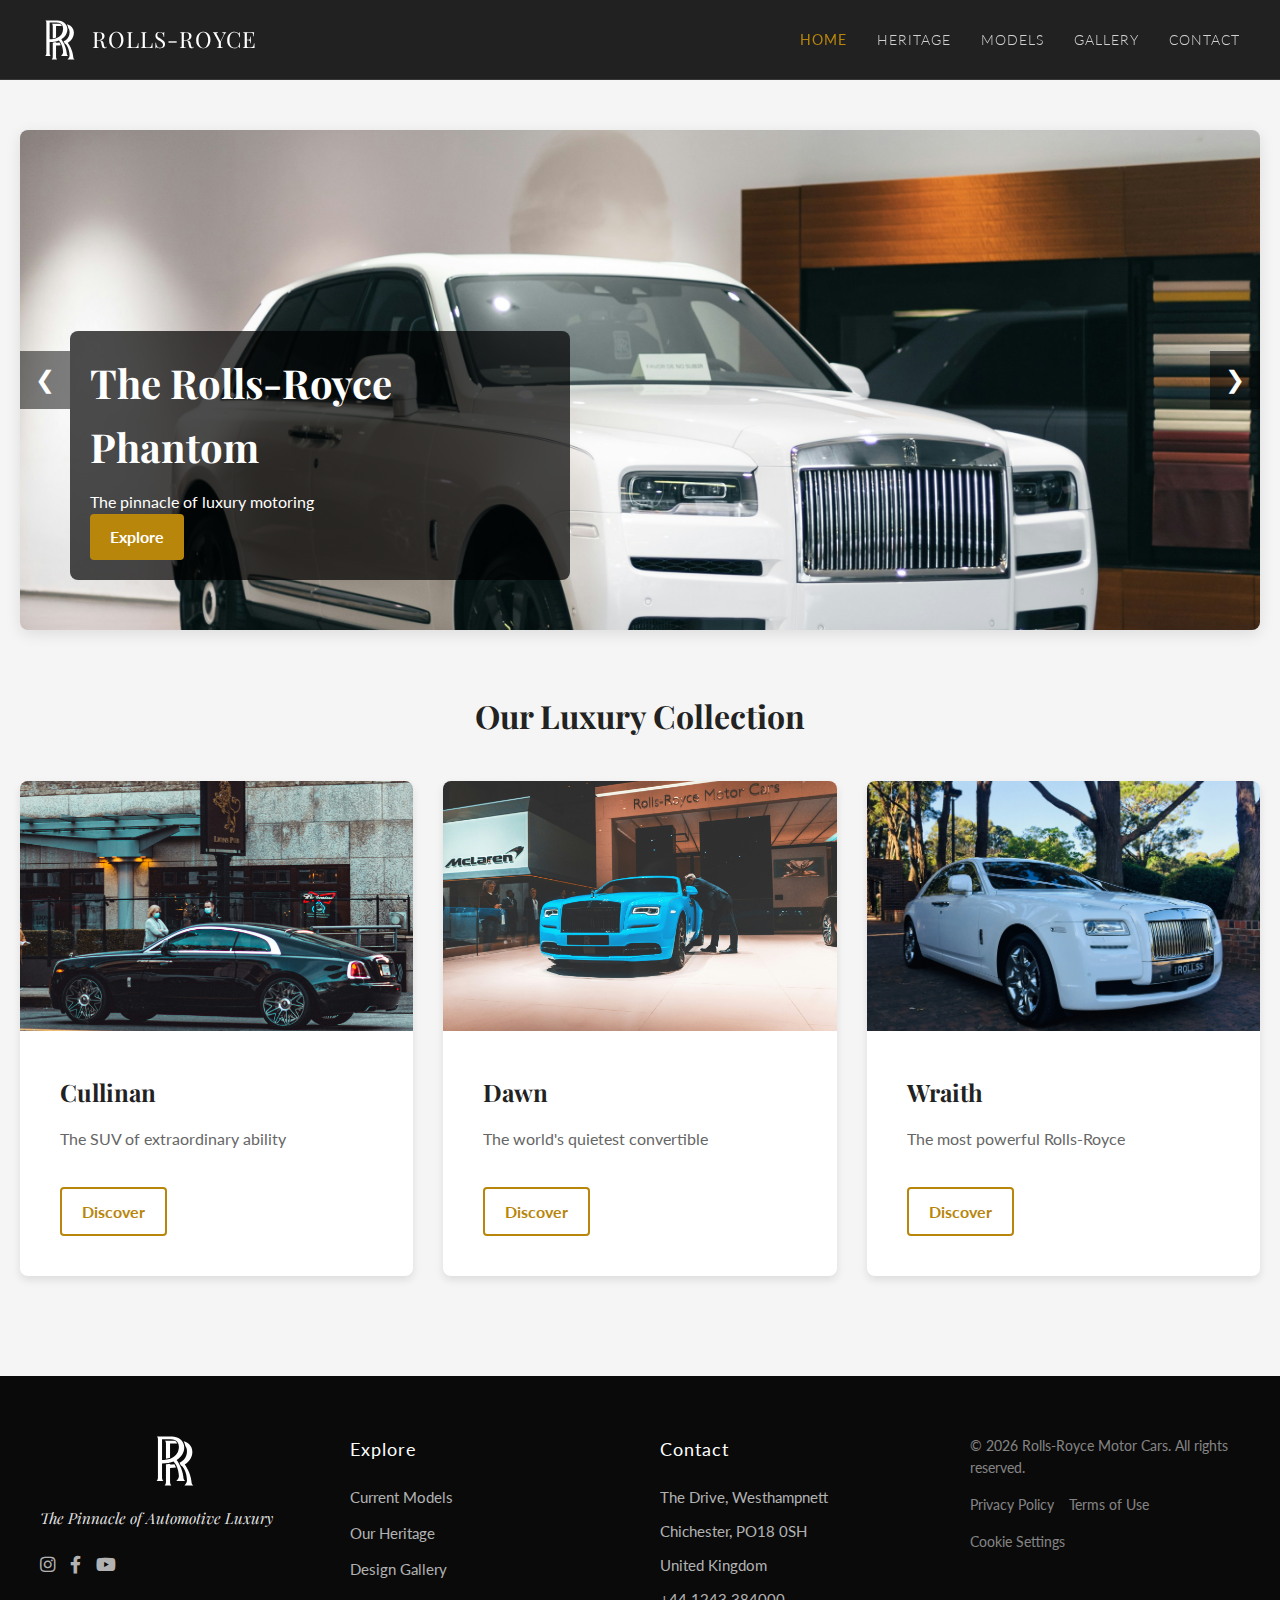
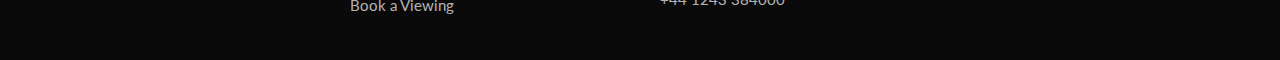
<file: index.html>
<!DOCTYPE html>
<html lang="en">
<head>
  <meta charset="UTF-8">
  <meta name="viewport" content="width=device-width, initial-scale=1.0">
  <title>Rolls-Royce Motor Cars</title>
  <link href="https://fonts.googleapis.com/css2?family=Playfair+Display:wght@400;700&family=Lato:wght@300;400;700&display=swap" rel="stylesheet">
  <link rel="stylesheet" href="https://cdnjs.cloudflare.com/ajax/libs/font-awesome/5.15.4/css/all.min.css">
  <link rel="stylesheet" href="css/style.css">
  <link rel="icon" type="image/x-icon" href="/images/favicon.ico">
</head>
<body>
  <header class="luxury-header">
    <div class="header-container">
      <a href="index.html" class="brand-logo">
        <img src="images/logos/rolls-royce.svg" alt="Rolls-Royce" class="logo-img">
        <span class="brand-name">ROLLS-ROYCE</span>
      </a>
      
      <div class="header-right">
        <nav class="luxury-nav">
          <ul>
            <li><a href="index.html" class="nav-link cta-link"><span class="nav-text">Home</span></a></li>
            <li><a href="heritage.html" class="nav-link"><span class="nav-text">Heritage</span></a></li>
            <li><a href="models.html" class="nav-link"><span class="nav-text">Models</span></a></li>
            <li><a href="gallery.html" class="nav-link"><span class="nav-text">Gallery</span></a></li>
            <li><a href="contact.html" class="nav-link"><span class="nav-text">Contact</span></a></li>
          </ul>
        </nav>
        
        <button class="mobile-menu-toggle">
          <span class="menu-line"></span>
          <span class="menu-line"></span>
          <span class="menu-line"></span>
        </button>
      </div>
    </div>
  </header>

  <main>
    <section class="hero-slider">
      <div class="slider-container">
        <div class="slide active">
          <img src="images/cars/phantom.jpg" alt="Rolls-Royce Phantom">
          <div class="slide-content">
            <h1>The Rolls-Royce Phantom</h1>
            <p>The pinnacle of luxury motoring</p>
            <a href="models.html#phantom" class="btn">Explore</a>
          </div>
        </div>
        <div class="slide">
          <img src="images/cars/ghost.jpg" alt="Rolls-Royce Ghost">
          <div class="slide-content">
            <h1>The Rolls-Royce Ghost</h1>
            <p>Effortless, timeless, perfect</p>
            <a href="models.html#ghost" class="btn">Explore</a>
          </div>
        </div>
        <div class="slide">
          <img src="images/cars/spectre.jpg" alt="Rolls-Royce Spectre">
          <div class="slide-content">
            <h1>The Rolls-Royce Spectre</h1>
            <p>The future of luxury electric</p>
            <a href="models.html#spectre" class="btn">Explore</a>
          </div>
        </div>
      </div>
      <div class="slider-controls">
        <button class="prev">❮</button>
        <button class="next">❯</button>
      </div>
    </section>

    <section class="featured-models">
      <h2>Our Luxury Collection</h2>
      <div class="model-grid">
        <div class="model-card">
          <img src="images/cars/cullinan.jpg" alt="Rolls-Royce Cullinan">
          <div class="model-info">
            <h3>Cullinan</h3>
            <p>The SUV of extraordinary ability</p>
            <a href="models.html#cullinan" class="btn-secondary">Discover</a>
          </div>
        </div>
        <div class="model-card">
          <img src="images/cars/dawn.jpg" alt="Rolls-Royce Dawn">
          <div class="model-info">
            <h3>Dawn</h3>
            <p>The world's quietest convertible</p>
            <a href="models.html#dawn" class="btn-secondary">Discover</a>
          </div>
        </div>
        <div class="model-card">
          <img src="images/cars/wraith.jpg" alt="Rolls-Royce Wraith">
          <div class="model-info">
            <h3>Wraith</h3>
            <p>The most powerful Rolls-Royce</p>
            <a href="models.html#wraith" class="btn-secondary">Discover</a>
          </div>
        </div>
      </div>
    </section>
  </main>

  <footer class="luxury-footer">
    <div class="footer-grid">
      <div class="footer-brand">
        <img src="images/logos/rolls-royce.svg" alt="Rolls-Royce" class="footer-logo">
        <p class="footer-tagline">The Pinnacle of Automotive Luxury</p>
        <div class="social-links">
          <a href="#" class="social-icon"><i class="fab fa-instagram"></i></a>
          <a href="#" class="social-icon"><i class="fab fa-facebook-f"></i></a>
          <a href="#" class="social-icon"><i class="fab fa-youtube"></i></a>
        </div>
      </div>
      
      <div class="footer-links">
        <h3 class="footer-heading">Explore</h3>
        <ul>
          <li><a href="models.html">Current Models</a></li>
          <li><a href="heritage.html">Our Heritage</a></li>
          <li><a href="gallery.html">Design Gallery</a></li>
          <li><a href="contact.html">Book a Viewing</a></li>
        </ul>
      </div>
      
      <div class="footer-contact">
        <h3 class="footer-heading">Contact</h3>
        <address>
          <p>The Drive, Westhampnett</p>
          <p>Chichester, PO18 0SH</p>
          <p>United Kingdom</p>
          <p><a href="tel:+441243384000">+44 1243 384000</a></p>
        </address>
      </div>
      
      <div class="footer-legal">
        <p class="copyright">&copy; <span id="current-year"></span> Rolls-Royce Motor Cars. All rights reserved.</p>
        <div class="legal-links">
          <a href="#">Privacy Policy</a>
          <a href="#">Terms of Use</a>
          <a href="#">Cookie Settings</a>
        </div>
      </div>
    </div>
  </footer>

  <script src="js/slider.js"></script>
  <script src="js/navigation.js"></script>
</body>
</html>
</file>
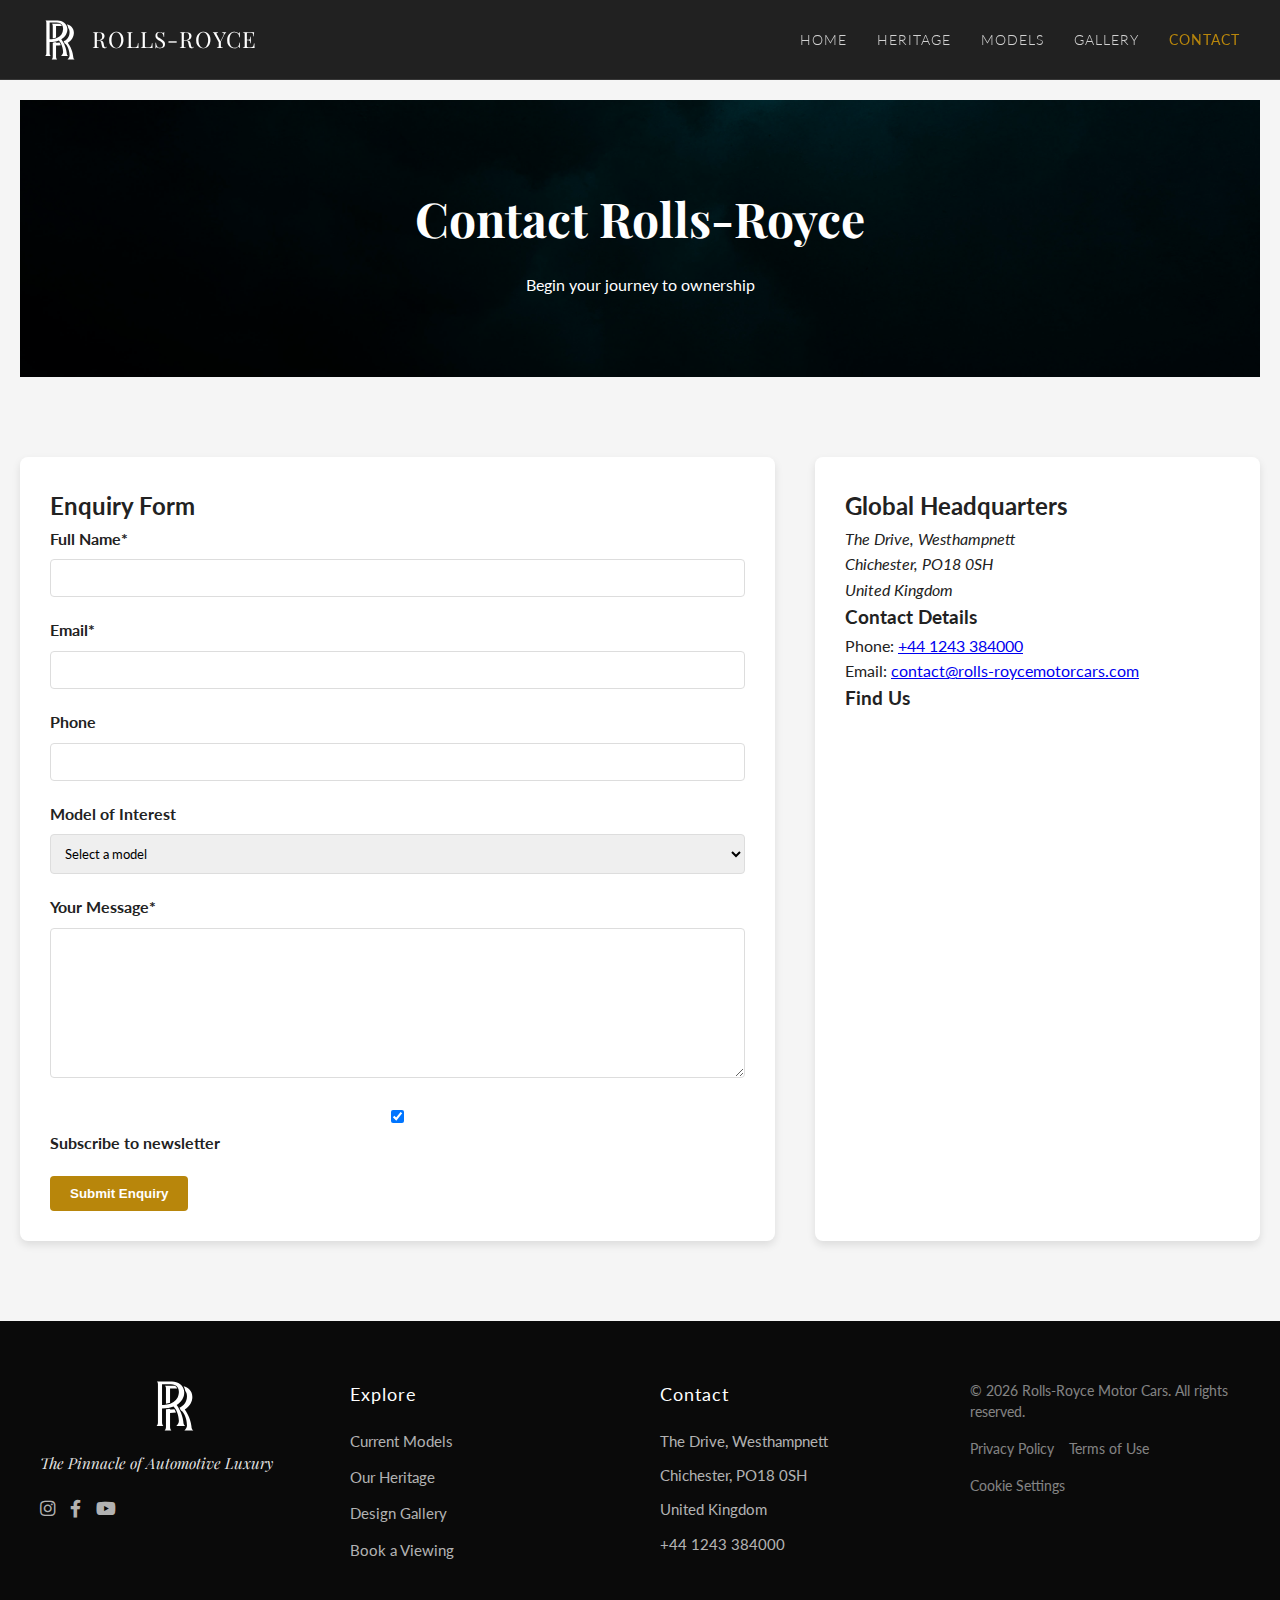
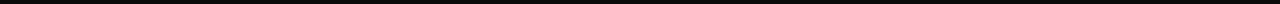
<file: contact.html>
<!DOCTYPE html>
<html lang="en">
<head>
  <meta charset="UTF-8">
  <meta name="viewport" content="width=device-width, initial-scale=1.0">
  <title>Contact Rolls-Royce</title>
  <link href="https://fonts.googleapis.com/css2?family=Playfair+Display:wght@400;700&family=Lato:wght@300;400;700&display=swap" rel="stylesheet">
  <link rel="stylesheet" href="https://cdnjs.cloudflare.com/ajax/libs/font-awesome/5.15.4/css/all.min.css">
  <link rel="stylesheet" href="css/style.css">
  <link rel="icon" type="image/x-icon" href="/images/favicon.ico">
</head>
<body>
  <header class="luxury-header">
    <div class="header-container">
      <a href="index.html" class="brand-logo">
        <img src="images/logos/rolls-royce.svg" alt="Rolls-Royce" class="logo-img">
        <span class="brand-name">ROLLS-ROYCE</span>
      </a>
      
      <div class="header-right">
        <nav class="luxury-nav">
          <ul>
            <li><a href="index.html" class="nav-link"><span class="nav-text">Home</span></a></li>
            <li><a href="heritage.html" class="nav-link"><span class="nav-text">Heritage</span></a></li>
            <li><a href="models.html" class="nav-link"><span class="nav-text">Models</span></a></li>
            <li><a href="gallery.html" class="nav-link"><span class="nav-text">Gallery</span></a></li>
            <li><a href="contact.htmla" class="nav-link cta-link"><span class="nav-text">Contact</span></a></li>
          </ul>
        </nav>
        
        <button class="mobile-menu-toggle">
          <span class="menu-line"></span>
          <span class="menu-line"></span>
          <span class="menu-line"></span>
        </button>
      </div>
    </div>
  </header>

  <main>
    <section class="contact-header">
      <h1>Contact Rolls-Royce</h1>
      <p>Begin your journey to ownership</p>
    </section>

    <div class="contact-container">
      <div class="contact-form">
        <h2>Enquiry Form</h2>
        <form id="contactForm">
          <div class="form-group">
            <label for="name">Full Name*</label>
            <input type="text" id="name" name="name" required>
            <span class="error-message" id="name-error"></span>
          </div>
          
          <div class="form-group">
            <label for="email">Email*</label>
            <input type="email" id="email" name="email" required>
            <span class="error-message" id="email-error"></span>
          </div>
          
          <div class="form-group">
            <label for="phone">Phone</label>
            <input type="tel" id="phone" name="phone">
          </div>
          
          <div class="form-group">
            <label for="model">Model of Interest</label>
            <select id="model" name="model">
              <option value="">Select a model</option>
              <option value="phantom">Phantom</option>
              <option value="ghost">Ghost</option>
              <option value="cullinan">Cullinan</option>
              <option value="spectre">Spectre</option>
              <option value="other">Other</option>
            </select>
          </div>
          
          <div class="form-group">
            <label for="message">Your Message*</label>
            <textarea id="message" name="message" rows="5" required></textarea>
            <span class="error-message" id="message-error"></span>
          </div>
          
          <div class="form-group">
            <label>
              <input type="checkbox" id="newsletter" name="newsletter" checked>
              Subscribe to newsletter
            </label>
          </div>
          
          <button type="submit" class="btn">Submit Enquiry</button>
        </form>
      </div>
      
      <div class="contact-info">
        <h2>Global Headquarters</h2>
        <address>
          <p>The Drive, Westhampnett</p>
          <p>Chichester, PO18 0SH</p>
          <p>United Kingdom</p>
        </address>
        
        <h3>Contact Details</h3>
        <p>Phone: <a href="tel:+441243384000">+44 1243 384000</a></p>
        <p>Email: <a href="mailto:contact@rolls-roycemotorcars.com">contact@rolls-roycemotorcars.com</a></p>
        
        <h3>Find Us</h3>
        <div class="map-container">
          <iframe src="https://www.google.com/maps/embed?pb=!1m18!1m12!1m3!1d3395.21035870503!2d85.3236823752997!3d27.679376876198585!2m3!1f0!2f0!3f0!3m2!1i1024!2i768!4f13.1!3m3!1m2!1s0x39eb19eb59fd1565%3A0xf2e0e0ad5ca1f9e8!2sThe%20British%20College%2C%20Chakupat%20Campus!5e1!3m2!1sen!2snp!4v1743095919723!5m2!1sen!2snp" width="100%" height="300" style="border:0;" allowfullscreen="" loading="lazy"></iframe>
        </div>
      </div>
    </div>

    <!-- Success Modal -->
    <div id="successModal" class="modal">
      <div class="modal-content">
        <span class="close-modal">&times;</span>
        <h2>Thank You!</h2>
        <p>Your enquiry has been submitted successfully.</p>
        <p>A Rolls-Royce representative will contact you shortly.</p>
      </div>
    </div>
  </main>

  <footer class="luxury-footer">
    <div class="footer-grid">
      <div class="footer-brand">
        <img src="images/logos/rolls-royce.svg" alt="Rolls-Royce" class="footer-logo">
        <p class="footer-tagline">The Pinnacle of Automotive Luxury</p>
        <div class="social-links">
          <a href="#" class="social-icon"><i class="fab fa-instagram"></i></a>
          <a href="#" class="social-icon"><i class="fab fa-facebook-f"></i></a>
          <a href="#" class="social-icon"><i class="fab fa-youtube"></i></a>
        </div>
      </div>
      
      <div class="footer-links">
        <h3 class="footer-heading">Explore</h3>
        <ul>
          <li><a href="models.html">Current Models</a></li>
          <li><a href="heritage.html">Our Heritage</a></li>
          <li><a href="gallery.html">Design Gallery</a></li>
          <li><a href="contact.html">Book a Viewing</a></li>
        </ul>
      </div>
      
      <div class="footer-contact">
        <h3 class="footer-heading">Contact</h3>
        <address>
          <p>The Drive, Westhampnett</p>
          <p>Chichester, PO18 0SH</p>
          <p>United Kingdom</p>
          <p><a href="tel:+441243384000">+44 1243 384000</a></p>
        </address>
      </div>
      
      <div class="footer-legal">
        <p class="copyright">&copy; <span id="current-year"></span> Rolls-Royce Motor Cars. All rights reserved.</p>
        <div class="legal-links">
          <a href="#">Privacy Policy</a>
          <a href="#">Terms of Use</a>
          <a href="#">Cookie Settings</a>
        </div>
      </div>
    </div>
  </footer>

  <script src="js/form-validation.js"></script>
  <script src="js/navigation.js"></script>
</body>
</html>
</file>
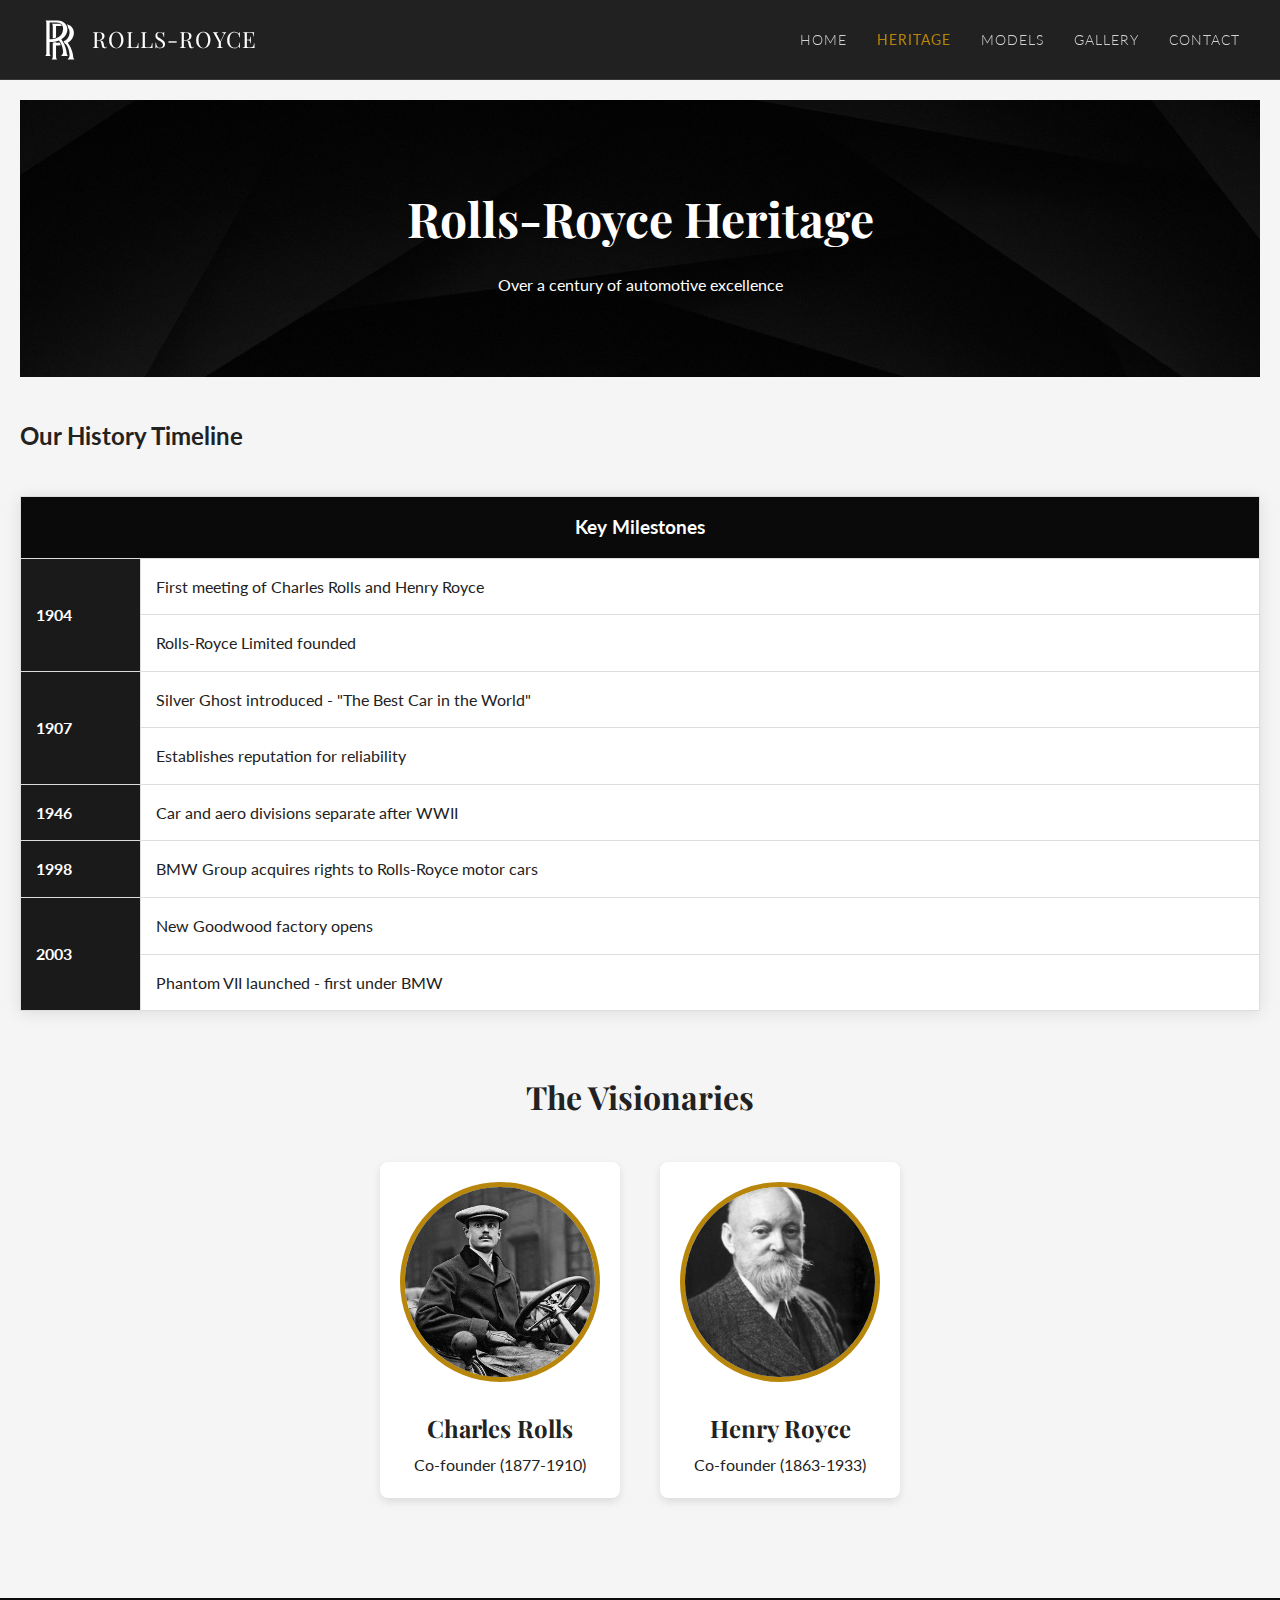
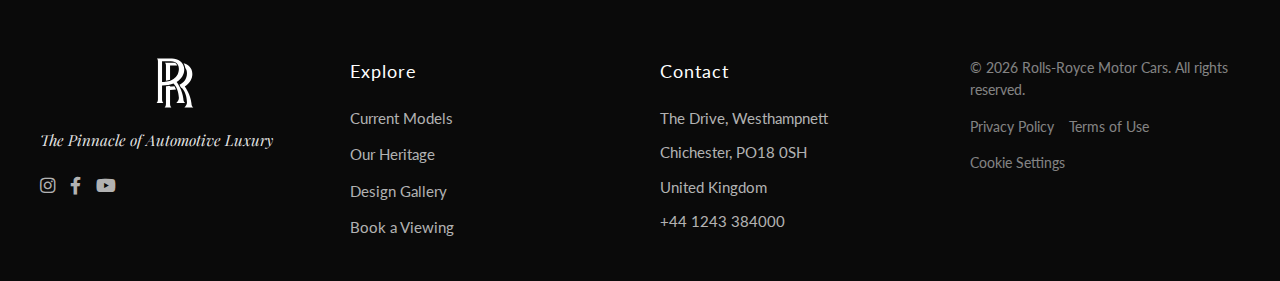
<file: heritage.html>
<!DOCTYPE html>
<html lang="en">
<head>
  <meta charset="UTF-8">
  <meta name="viewport" content="width=device-width, initial-scale=1.0">
  <title>Rolls-Royce Heritage | History</title>
  <link href="https://fonts.googleapis.com/css2?family=Playfair+Display:wght@400;700&family=Lato:wght@300;400;700&display=swap" rel="stylesheet">
  <link rel="stylesheet" href="https://cdnjs.cloudflare.com/ajax/libs/font-awesome/5.15.4/css/all.min.css">
  <link rel="stylesheet" href="css/style.css">
  <link rel="icon" type="image/x-icon" href="/images/favicon.ico">
</head>
<body>
  <header class="luxury-header">
    <div class="header-container">
      <a href="index.html" class="brand-logo">
        <img src="images/logos/rolls-royce.svg" alt="Rolls-Royce" class="logo-img">
        <span class="brand-name">ROLLS-ROYCE</span>
      </a>
      
      <div class="header-right">
        <nav class="luxury-nav">
          <ul>
            <li><a href="index.html" class="nav-link"><span class="nav-text">Home</span></a></li>
            <li><a href="heritage.html" class="nav-link cta-link"><span class="nav-text">Heritage</span></a></li>
            <li><a href="models.html" class="nav-link"><span class="nav-text">Models</span></a></li>
            <li><a href="gallery.html" class="nav-link"><span class="nav-text">Gallery</span></a></li>
            <li><a href="contact.html" class="nav-link"><span class="nav-text">Contact</span></a></li>
          </ul>
        </nav>
        
        <button class="mobile-menu-toggle">
          <span class="menu-line"></span>
          <span class="menu-line"></span>
          <span class="menu-line"></span>
        </button>
      </div>
    </div>
  </header>

  <main>
    <section class="history-header">
      <h1>Rolls-Royce Heritage</h1>
      <p>Over a century of automotive excellence</p>
    </section>

    <section class="timeline">
      <h2>Our History Timeline</h2>
      
      <table class="history-table">
        <tr>
          <th colspan="2">Key Milestones</th>
        </tr>
        <tr>
          <td rowspan="2" class="year">1904</td>
          <td>First meeting of Charles Rolls and Henry Royce</td>
        </tr>
        <tr>
          <td>Rolls-Royce Limited founded</td>
        </tr>
        <tr>
          <td rowspan="2" class="year">1907</td>
          <td>Silver Ghost introduced - "The Best Car in the World"</td>
        </tr>
        <tr>
          <td>Establishes reputation for reliability</td>
        </tr>
        <tr>
          <td class="year">1946</td>
          <td>Car and aero divisions separate after WWII</td>
        </tr>
        <tr>
          <td class="year">1998</td>
          <td>BMW Group acquires rights to Rolls-Royce motor cars</td>
        </tr>
        <tr>
          <td rowspan="2" class="year">2003</td>
          <td>New Goodwood factory opens</td>
        </tr>
        <tr>
          <td>Phantom VII launched - first under BMW</td>
        </tr>
      </table>

      <div class="founders">
        <h3>The Visionaries</h3>
        <div class="founder-grid">
          <div class="founder">
            <img src="images/history/charles-rolls.jpg" alt="Charles Rolls">
            <h4>Charles Rolls</h4>
            <p>Co-founder (1877-1910)</p>
          </div>
          <div class="founder">
            <img src="images/history/henry-royce.jpg" alt="Henry Royce">
            <h4>Henry Royce</h4>
            <p>Co-founder (1863-1933)</p>
          </div>
        </div>
      </div>
    </section>
  </main>

  <footer class="luxury-footer">
    <div class="footer-grid">
      <div class="footer-brand">
        <img src="images/logos/rolls-royce.svg" alt="Rolls-Royce" class="footer-logo">
        <p class="footer-tagline">The Pinnacle of Automotive Luxury</p>
        <div class="social-links">
          <a href="#" class="social-icon"><i class="fab fa-instagram"></i></a>
          <a href="#" class="social-icon"><i class="fab fa-facebook-f"></i></a>
          <a href="#" class="social-icon"><i class="fab fa-youtube"></i></a>
        </div>
      </div>
      
      <div class="footer-links">
        <h3 class="footer-heading">Explore</h3>
        <ul>
          <li><a href="models.html">Current Models</a></li>
          <li><a href="heritage.html">Our Heritage</a></li>
          <li><a href="gallery.html">Design Gallery</a></li>
          <li><a href="contact.html">Book a Viewing</a></li>
        </ul>
      </div>
      
      <div class="footer-contact">
        <h3 class="footer-heading">Contact</h3>
        <address>
          <p>The Drive, Westhampnett</p>
          <p>Chichester, PO18 0SH</p>
          <p>United Kingdom</p>
          <p><a href="tel:+441243384000">+44 1243 384000</a></p>
        </address>
      </div>
      
      <div class="footer-legal">
        <p class="copyright">&copy; <span id="current-year"></span> Rolls-Royce Motor Cars. All rights reserved.</p>
        <div class="legal-links">
          <a href="#">Privacy Policy</a>
          <a href="#">Terms of Use</a>
          <a href="#">Cookie Settings</a>
        </div>
      </div>
    </div>
  </footer>

  <script src="js/navigation.js"></script>
</body>
</html>
</file>
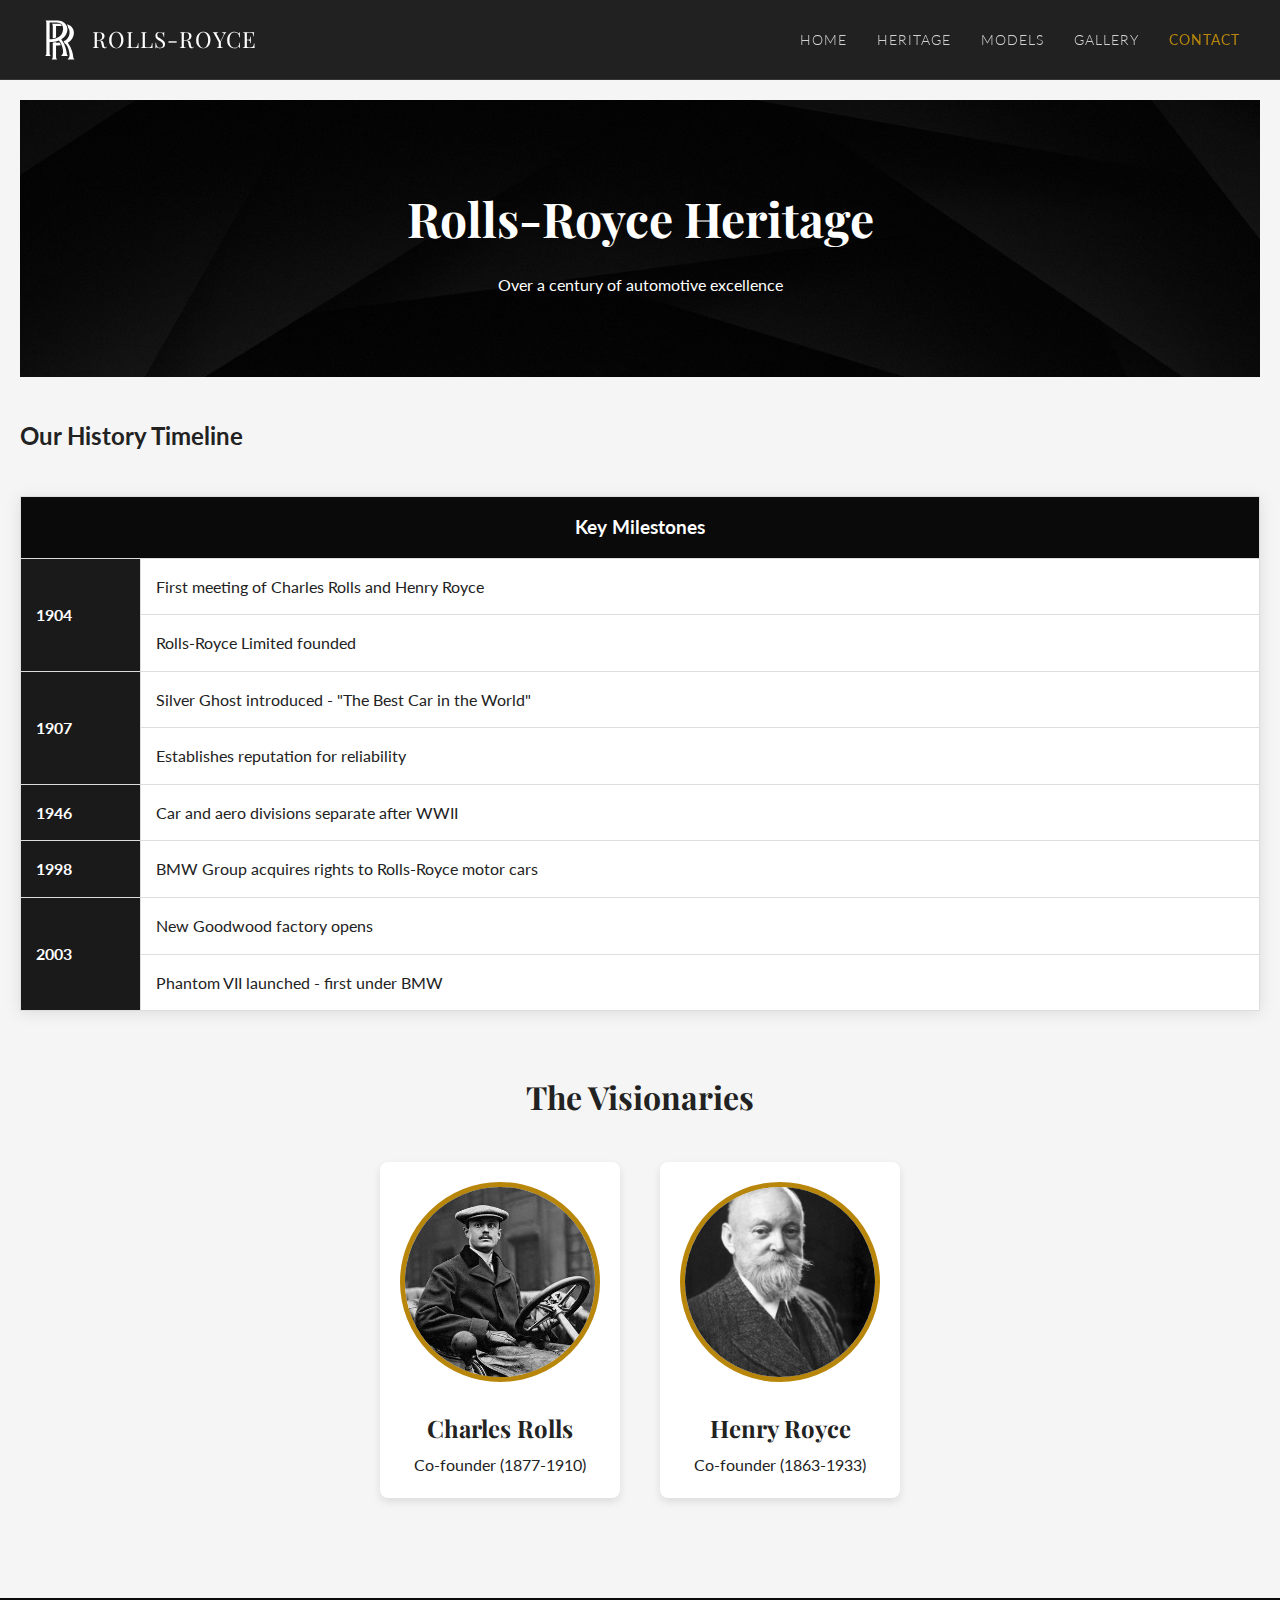
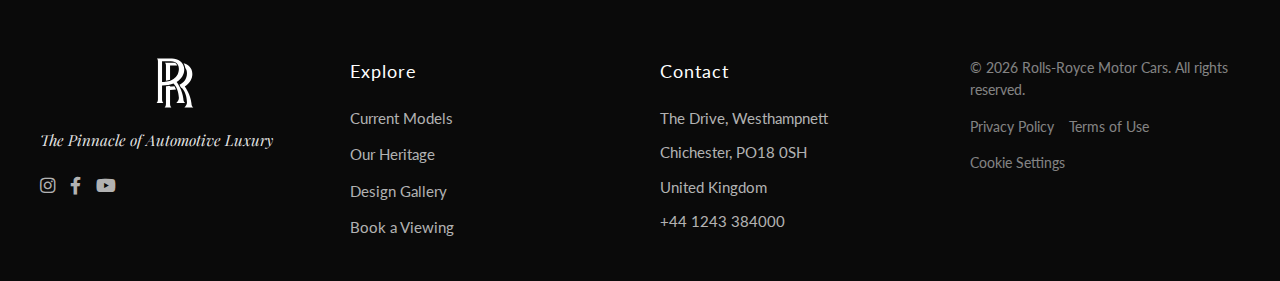
<file: history.html>
<!DOCTYPE html>
<html lang="en">
<head>
  <meta charset="UTF-8">
  <meta name="viewport" content="width=device-width, initial-scale=1.0">
  <title>Rolls-Royce Heritage | History</title>
  <link href="https://fonts.googleapis.com/css2?family=Playfair+Display:wght@400;700&family=Lato:wght@300;400;700&display=swap" rel="stylesheet">
  <link rel="stylesheet" href="https://cdnjs.cloudflare.com/ajax/libs/font-awesome/5.15.4/css/all.min.css">
  <link rel="stylesheet" href="css/style.css">
</head>
<body>
  <header class="luxury-header">
    <div class="header-container">
      <a href="index.html" class="brand-logo">
        <img src="images/logos/rolls-royce.svg" alt="Rolls-Royce" class="logo-img">
        <span class="brand-name">ROLLS-ROYCE</span>
      </a>
      
      <div class="header-right">
        <nav class="luxury-nav">
          <ul>
            <li><a href="index.html" class="nav-link"><span class="nav-text">Home</span></a></li>
            <li><a href="history.html" class="nav-link"><span class="nav-text">Heritage</span></a></li>
            <li><a href="models.html" class="nav-link"><span class="nav-text">Models</span></a></li>
            <li><a href="gallery.html" class="nav-link"><span class="nav-text">Gallery</span></a></li>
            <li><a href="contact.html" class="nav-link cta-link"><span class="nav-text">Contact</span></a></li>
          </ul>
        </nav>
        
        <button class="mobile-menu-toggle">
          <span class="menu-line"></span>
          <span class="menu-line"></span>
          <span class="menu-line"></span>
        </button>
      </div>
    </div>
  </header>

  <main>
    <section class="history-header">
      <h1>Rolls-Royce Heritage</h1>
      <p>Over a century of automotive excellence</p>
    </section>

    <section class="timeline">
      <h2>Our History Timeline</h2>
      
      <table class="history-table">
        <tr>
          <th colspan="2">Key Milestones</th>
        </tr>
        <tr>
          <td rowspan="2" class="year">1904</td>
          <td>First meeting of Charles Rolls and Henry Royce</td>
        </tr>
        <tr>
          <td>Rolls-Royce Limited founded</td>
        </tr>
        <tr>
          <td rowspan="2" class="year">1907</td>
          <td>Silver Ghost introduced - "The Best Car in the World"</td>
        </tr>
        <tr>
          <td>Establishes reputation for reliability</td>
        </tr>
        <tr>
          <td class="year">1946</td>
          <td>Car and aero divisions separate after WWII</td>
        </tr>
        <tr>
          <td class="year">1998</td>
          <td>BMW Group acquires rights to Rolls-Royce motor cars</td>
        </tr>
        <tr>
          <td rowspan="2" class="year">2003</td>
          <td>New Goodwood factory opens</td>
        </tr>
        <tr>
          <td>Phantom VII launched - first under BMW</td>
        </tr>
      </table>

      <div class="founders">
        <h3>The Visionaries</h3>
        <div class="founder-grid">
          <div class="founder">
            <img src="images/history/charles-rolls.jpg" alt="Charles Rolls">
            <h4>Charles Rolls</h4>
            <p>Co-founder (1877-1910)</p>
          </div>
          <div class="founder">
            <img src="images/history/henry-royce.jpg" alt="Henry Royce">
            <h4>Henry Royce</h4>
            <p>Co-founder (1863-1933)</p>
          </div>
        </div>
      </div>
    </section>
  </main>

  <footer class="luxury-footer">
    <div class="footer-grid">
      <div class="footer-brand">
        <img src="images/logos/rolls-royce.svg" alt="Rolls-Royce" class="footer-logo">
        <p class="footer-tagline">The Pinnacle of Automotive Luxury</p>
        <div class="social-links">
          <a href="#" class="social-icon"><i class="fab fa-instagram"></i></a>
          <a href="#" class="social-icon"><i class="fab fa-facebook-f"></i></a>
          <a href="#" class="social-icon"><i class="fab fa-youtube"></i></a>
        </div>
      </div>
      
      <div class="footer-links">
        <h3 class="footer-heading">Explore</h3>
        <ul>
          <li><a href="models.html">Current Models</a></li>
          <li><a href="history.html">Our Heritage</a></li>
          <li><a href="gallery.html">Design Gallery</a></li>
          <li><a href="contact.html">Book a Viewing</a></li>
        </ul>
      </div>
      
      <div class="footer-contact">
        <h3 class="footer-heading">Contact</h3>
        <address>
          <p>The Drive, Westhampnett</p>
          <p>Chichester, PO18 0SH</p>
          <p>United Kingdom</p>
          <p><a href="tel:+441243384000">+44 1243 384000</a></p>
        </address>
      </div>
      
      <div class="footer-legal">
        <p class="copyright">&copy; <span id="current-year"></span> Rolls-Royce Motor Cars. All rights reserved.</p>
        <div class="legal-links">
          <a href="#">Privacy Policy</a>
          <a href="#">Terms of Use</a>
          <a href="#">Cookie Settings</a>
        </div>
      </div>
    </div>
  </footer>

  <script src="js/navigation.js"></script>
</body>
</html>
</file>
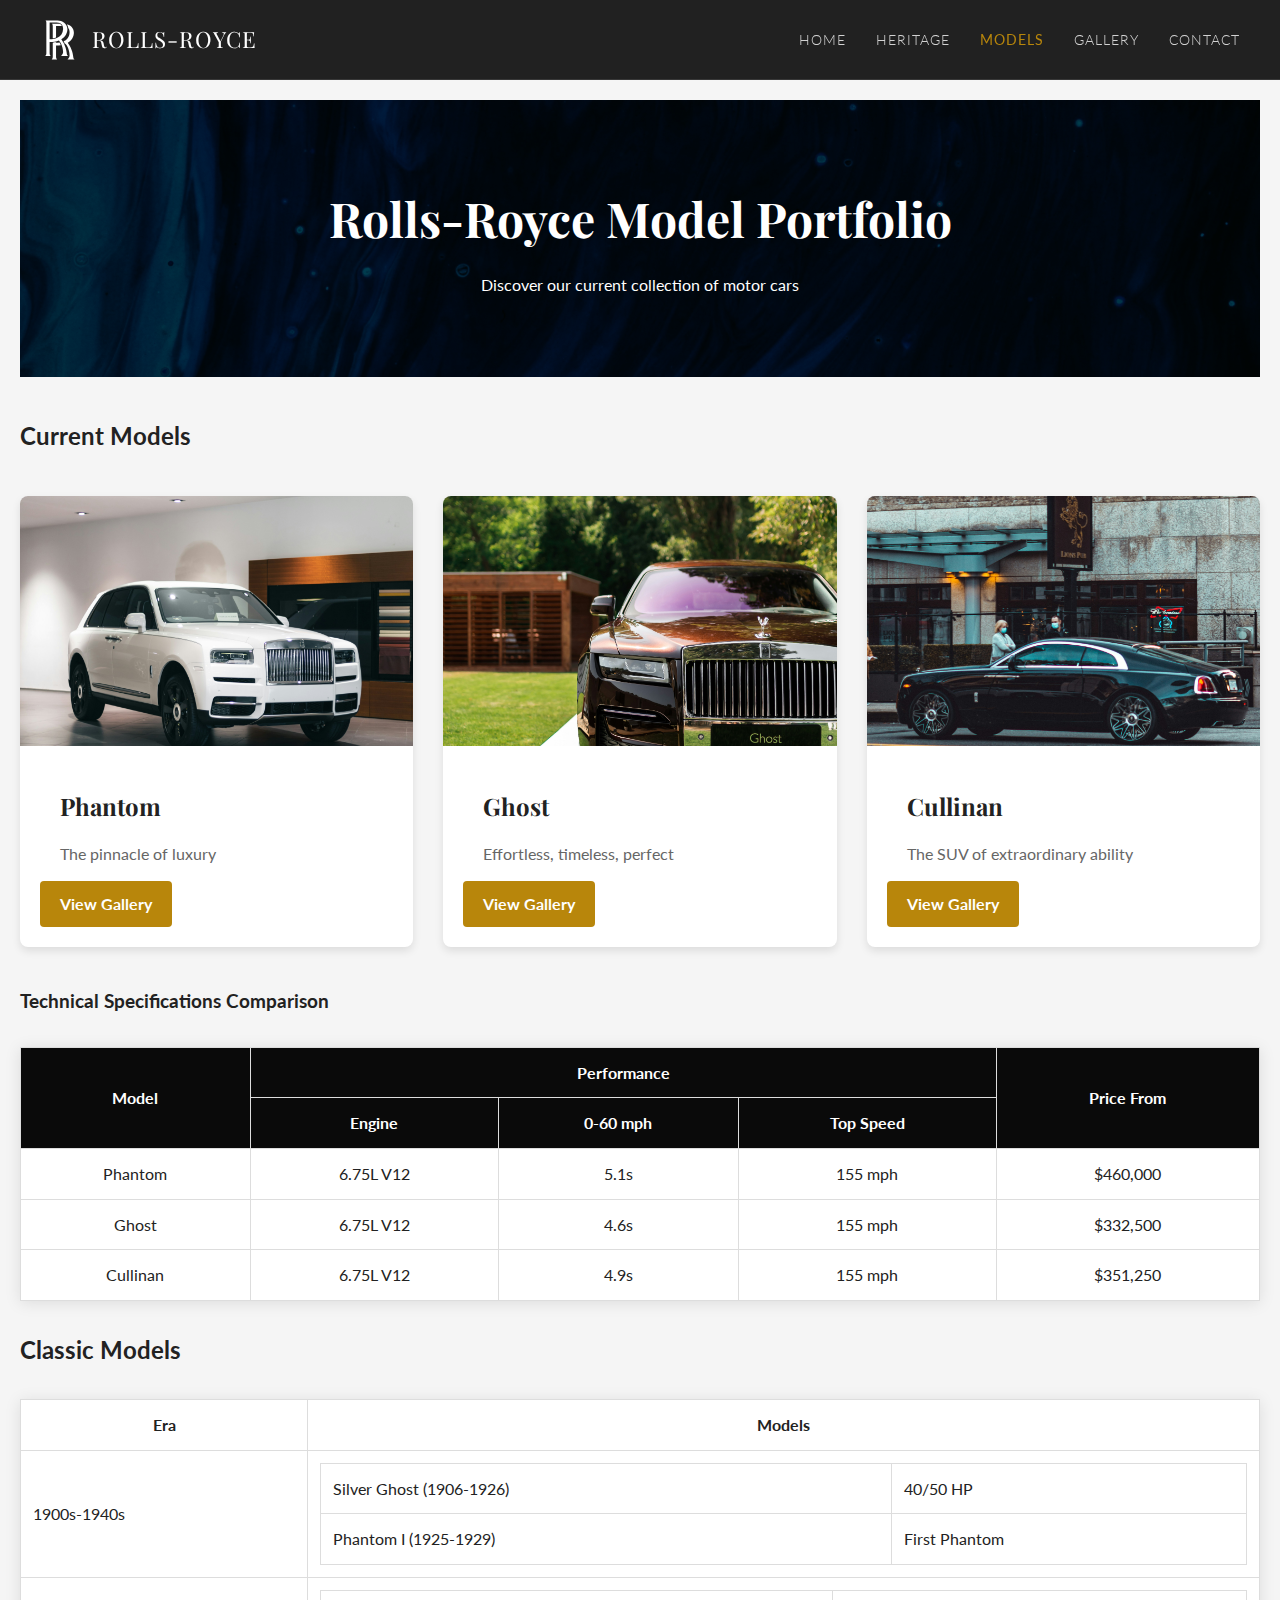
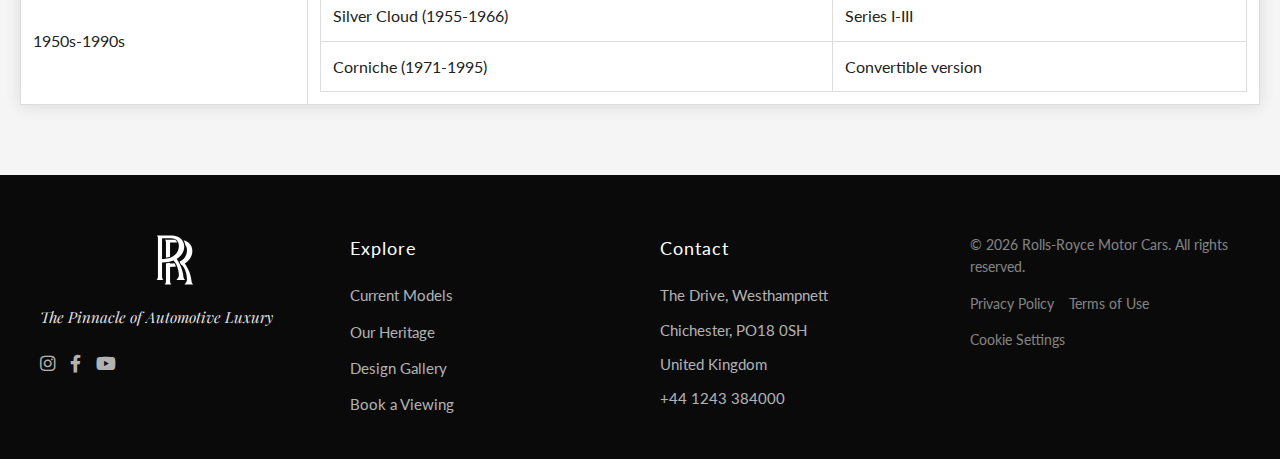
<file: models.html>
<!DOCTYPE html>
<html lang="en">
<head>
  <meta charset="UTF-8">
  <meta name="viewport" content="width=device-width, initial-scale=1.0">
  <title>Rolls-Royce Model Portfolio</title>
  <link href="https://fonts.googleapis.com/css2?family=Playfair+Display:wght@400;700&family=Lato:wght@300;400;700&display=swap" rel="stylesheet">
  <link rel="stylesheet" href="https://cdnjs.cloudflare.com/ajax/libs/font-awesome/5.15.4/css/all.min.css">
  <link rel="stylesheet" href="css/style.css">
  <link rel="icon" type="image/x-icon" href="/images/favicon.ico">
</head>
<body>
  <header class="luxury-header">
    <div class="header-container">
      <a href="index.html" class="brand-logo">
        <img src="images/logos/rolls-royce.svg" alt="Rolls-Royce" class="logo-img">
        <span class="brand-name">ROLLS-ROYCE</span>
      </a>
      
      <div class="header-right">
        <nav class="luxury-nav">
          <ul>
            <li><a href="index.html" class="nav-link"><span class="nav-text">Home</span></a></li>
            <li><a href="heritage.html" class="nav-link"><span class="nav-text">Heritage</span></a></li>
            <li><a href="models.html" class="nav-link cta-link"><span class="nav-text">Models</span></a></li>
            <li><a href="gallery.html" class="nav-link"><span class="nav-text">Gallery</span></a></li>
            <li><a href="contact.html" class="nav-link"><span class="nav-text">Contact</span></a></li>
          </ul>
        </nav>
        
        <button class="mobile-menu-toggle">
          <span class="menu-line"></span>
          <span class="menu-line"></span>
          <span class="menu-line"></span>
        </button>
      </div>
    </div>
  </header>

  <main>
    <section class="models-intro">
      <h1>Rolls-Royce Model Portfolio</h1>
      <p>Discover our current collection of motor cars</p>
    </section>

    <section class="current-models">
      <h2>Current Models</h2>
      
      <div class="model-cards">
        <div class="model-card" id="phantom">
          <img src="images/cars/phantom.jpg" alt="Phantom">
          <div class="model-info">
            <h3>Phantom</h3>
            <p>The pinnacle of luxury</p>
            <a href="gallery.html#phantom" class="btn">View Gallery</a>
          </div>
        </div>
        
        <div class="model-card" id="ghost">
          <img src="images/cars/ghost.jpg" alt="Ghost">
          <div class="model-info">
            <h3>Ghost</h3>
            <p>Effortless, timeless, perfect</p>
            <a href="gallery.html#ghost" class="btn">View Gallery</a>
          </div>
        </div>
        
        <div class="model-card" id="cullinan">
          <img src="images/cars/cullinan.jpg" alt="Cullinan">
          <div class="model-info">
            <h3>Cullinan</h3>
            <p>The SUV of extraordinary ability</p>
            <a href="gallery.html#cullinan" class="btn">View Gallery</a>
          </div>
        </div>
      </div>

      <h3>Technical Specifications Comparison</h3>
      
      <table class="specs-table">
        <tr>
          <th rowspan="2">Model</th>
          <th colspan="3">Performance</th>
          <th rowspan="2">Price From</th>
        </tr>
        <tr>
          <th>Engine</th>
          <th>0-60 mph</th>
          <th>Top Speed</th>
        </tr>
        <tr>
          <td>Phantom</td>
          <td>6.75L V12</td>
          <td>5.1s</td>
          <td>155 mph</td>
          <td>$460,000</td>
        </tr>
        <tr>
          <td>Ghost</td>
          <td>6.75L V12</td>
          <td>4.6s</td>
          <td>155 mph</td>
          <td>$332,500</td>
        </tr>
        <tr>
          <td>Cullinan</td>
          <td>6.75L V12</td>
          <td>4.9s</td>
          <td>155 mph</td>
          <td>$351,250</td>
        </tr>
      </table>
    </section>

    <section class="classic-models">
      <h2>Classic Models</h2>
      
      <table class="nested-table">
        <tr>
          <th>Era</th>
          <th>Models</th>
        </tr>
        <tr>
          <td>1900s-1940s</td>
          <td>
            <table>
              <tr>
                <td>Silver Ghost (1906-1926)</td>
                <td>40/50 HP</td>
              </tr>
              <tr>
                <td>Phantom I (1925-1929)</td>
                <td>First Phantom</td>
              </tr>
            </table>
          </td>
        </tr>
        <tr>
          <td>1950s-1990s</td>
          <td>
            <table>
              <tr>
                <td>Silver Cloud (1955-1966)</td>
                <td>Series I-III</td>
              </tr>
              <tr>
                <td>Corniche (1971-1995)</td>
                <td>Convertible version</td>
              </tr>
            </table>
          </td>
        </tr>
      </table>
    </section>
  </main>

  <footer class="luxury-footer">
    <div class="footer-grid">
      <div class="footer-brand">
        <img src="images/logos/rolls-royce.svg" alt="Rolls-Royce" class="footer-logo">
        <p class="footer-tagline">The Pinnacle of Automotive Luxury</p>
        <div class="social-links">
          <a href="#" class="social-icon"><i class="fab fa-instagram"></i></a>
          <a href="#" class="social-icon"><i class="fab fa-facebook-f"></i></a>
          <a href="#" class="social-icon"><i class="fab fa-youtube"></i></a>
        </div>
      </div>
      
      <div class="footer-links">
        <h3 class="footer-heading">Explore</h3>
        <ul>
          <li><a href="models.html">Current Models</a></li>
          <li><a href="heritage.html">Our Heritage</a></li>
          <li><a href="gallery.html">Design Gallery</a></li>
          <li><a href="contact.html">Book a Viewing</a></li>
        </ul>
      </div>
      
      <div class="footer-contact">
        <h3 class="footer-heading">Contact</h3>
        <address>
          <p>The Drive, Westhampnett</p>
          <p>Chichester, PO18 0SH</p>
          <p>United Kingdom</p>
          <p><a href="tel:+441243384000">+44 1243 384000</a></p>
        </address>
      </div>
      
      <div class="footer-legal">
        <p class="copyright">&copy; <span id="current-year"></span> Rolls-Royce Motor Cars. All rights reserved.</p>
        <div class="legal-links">
          <a href="#">Privacy Policy</a>
          <a href="#">Terms of Use</a>
          <a href="#">Cookie Settings</a>
        </div>
      </div>
    </div>
  </footer>

  <script src="js/navigation.js"></script>
</body>
</html>
</file>
<file: css/style.css>
:root {
    --primary-color: #0a0a0a;
    --secondary-color: #1a1a1a;
    --accent-color: #b8860b;
    --text-light: #f8f8f8;
    --text-dark: #222;
    --font-heading: 'Playfair Display', serif;
    --font-body: 'Lato', sans-serif;
  }
  
  * {
    margin: 0;
    padding: 0;
    box-sizing: border-box;
  }
  
  body {
    font-family: var(--font-body);
    line-height: 1.6;
    color: var(--text-dark);
    background-color: #f5f5f5;
    display: flex;
    flex-direction: column;
    min-height: 100vh;
  }
  
  /* LUXURY HEADER STYLES */
  .luxury-header {
    position: fixed;
    top: 0;
    left: 0;
    width: 100%;
    height: 80px;
    z-index: 1000;
    background: rgba(10, 10, 10, 0.9);
    backdrop-filter: blur(10px);
    -webkit-backdrop-filter: blur(10px);
    border-bottom: 1px solid rgba(255, 255, 255, 0.1);
    transition: all 0.4s ease;
  }
  
  .header-container {
    max-width: 1320px;
    margin: 0 auto;
    padding: 0 40px;
    display: flex;
    justify-content: space-between;
    align-items: center;
    height: 100%;
  }
  
  .brand-logo {
    display: flex;
    align-items: center;
    text-decoration: none;
  }
  
  .logo-img {
    height: 40px;
    width: auto;
    margin-right: 12px;
  }
  
  .brand-name {
    color: white;
    font-family: var(--font-heading);
    font-size: 1.4rem;
    letter-spacing: 1px;
    font-weight: 400;
  }
  
  .luxury-nav ul {
    display: flex;
    list-style: none;
    margin: 0;
    padding: 0;
  }
  
  .luxury-nav li {
    margin-left: 30px;
    position: relative;
  }
  
  .nav-link {
    color: rgba(255, 255, 255, 0.8);
    text-decoration: none;
    font-size: 0.9rem;
    letter-spacing: 1px;
    text-transform: uppercase;
    font-weight: 300;
    transition: color 0.3s;
    position: relative;
    padding: 30px 0;
    display: block;
  }
  
  .nav-link:hover {
    color: var(--accent-color);
  }
  
  .nav-link::after {
    content: '';
    position: absolute;
    bottom: 25px;
    left: 0;
    width: 0;
    height: 1px;
    background-color: var(--accent-color);
    transition: width 0.3s ease;
  }
  
  .nav-link:hover::after {
    width: 100%;
  }
  
  .cta-link {
    color: var(--accent-color);
    font-weight: 400;
  }
  
  .mobile-menu-toggle {
    display: none;
    background: none;
    border: none;
    cursor: pointer;
    padding: 10px;
  }
  
  .menu-line {
    display: block;
    width: 25px;
    height: 1px;
    background-color: white;
    margin: 5px 0;
    transition: all 0.3s ease;
  }
  
  /* MAIN CONTENT STYLES */
  main {
    flex: 1;
    padding-top: 100px;
    padding-bottom: 40px;
    max-width: 1320px;
    margin: 0 auto;
    width: 100%;
    padding-left: 20px;
    padding-right: 20px;
  }
  
  /* HERO SLIDER STYLES */
  .hero-slider {
    position: relative;
    margin: 30px 0;
    height: 500px;
    overflow: hidden;
    border-radius: 8px;
    box-shadow: 0 4px 15px rgba(0,0,0,0.1);
  }
  
  .slide {
    position: absolute;
    top: 0;
    left: 0;
    width: 100%;
    height: 100%;
    opacity: 0;
    transition: opacity 1s ease;
  }
  
  .slide.active {
    opacity: 1;
  }
  
  .slide img {
    width: 100%;
    height: 100%;
    object-fit: cover;
  }
  
  .slide-content {
    position: absolute;
    bottom: 50px;
    left: 50px;
    color: white;
    background-color: rgba(0,0,0,0.7);
    padding: 20px;
    border-radius: 8px;
    max-width: 500px;
  }
  
  .slide-content h1 {
    font-size: 2.5rem;
    margin-bottom: 10px;
    font-family: var(--font-heading);
  }
  
  .slider-controls {
    position: absolute;
    top: 50%;
    width: 100%;
    display: flex;
    justify-content: space-between;
    transform: translateY(-50%);
    z-index: 10;
  }
  
  .slider-controls button {
    background: rgba(0,0,0,0.5);
    color: white;
    border: none;
    padding: 15px;
    cursor: pointer;
    font-size: 1.5rem;
    transition: all 0.3s;
  }
  
  .slider-controls button:hover {
    background: rgba(0,0,0,0.8);
  }
  
  /* MODEL GRID STYLES */
  .featured-models {
    margin: 60px 0;
  }
  
  .featured-models h2 {
    text-align: center;
    margin-bottom: 40px;
    font-size: 2rem;
    font-family: var(--font-heading);
  }
  
  .model-grid {
    display: grid;
    grid-template-columns: repeat(auto-fit, minmax(300px, 1fr));
    gap: 30px;
  }
  
  .model-card {
    background: white;
    border-radius: 8px;
    overflow: hidden;
    transition: all 0.3s;
    box-shadow: 0 4px 8px rgba(0,0,0,0.1);
  }
  
  .model-card:hover {
    transform: translateY(-5px);
    box-shadow: 0 10px 20px rgba(0,0,0,0.15);
  }
  
  .model-card img {
    width: 100%;
    height: 200px;
    object-fit: cover;
  }
  
  .model-card h3 {
    padding: 15px 20px 5px;
    font-size: 1.5rem;
    font-family: var(--font-heading);
  }
  
  .model-card p {
    padding: 0 20px 15px;
    color: #666;
  }
  
  /* BUTTON STYLES */
  .btn {
    display: inline-block;
    padding: 10px 20px;
    background-color: var(--accent-color);
    color: white;
    border-radius: 4px;
    text-decoration: none;
    font-weight: bold;
    transition: all 0.3s;
    border: none;
    cursor: pointer;
  }
  
  .btn:hover {
    background-color: #a67c00;
    transform: translateY(-2px);
  }
  
  .btn-secondary {
    display: inline-block;
    padding: 10px 20px;
    background-color: transparent;
    border: 2px solid var(--accent-color);
    color: var(--accent-color);
    border-radius: 4px;
    text-decoration: none;
    font-weight: bold;
    transition: all 0.3s;
    margin: 20px;
  }
  
  .btn-secondary:hover {
    background-color: var(--accent-color);
    color: white;
  }
  
  /* HISTORY PAGE STYLES */
  .history-header {
    text-align: center;
    padding: 80px 0;
    background: linear-gradient(rgba(0,0,0,0.6), rgba(0,0,0,0.6)), url('../images/backgrounds/history-bg.jpg');
    background-size: cover;
    background-position: center;
    color: white;
    margin-bottom: 40px;
  }
  
  .history-header h1 {
    font-size: 3rem;
    margin-bottom: 15px;
    font-family: var(--font-heading);
  }
  
  .history-table {
    width: 100%;
    border-collapse: collapse;
    margin: 40px 0;
    box-shadow: 0 2px 15px rgba(0,0,0,0.1);
    background: white;
  }
  
  .history-table th, .history-table td {
    border: 1px solid #ddd;
    padding: 15px;
    text-align: left;
  }
  
  .history-table th {
    background-color: var(--primary-color);
    color: white;
    font-size: 1.2rem;
    text-align: center;
  }
  
  .year {
    background-color: var(--secondary-color);
    color: white;
    font-weight: bold;
    text-align: center;
    width: 120px;
  }
  
  .founders {
    margin: 60px 0;
  }
  
  .founders h3 {
    text-align: center;
    margin-bottom: 40px;
    font-size: 2rem;
    font-family: var(--font-heading);
  }
  
  .founder-grid {
    display: flex;
    justify-content: center;
    gap: 40px;
    flex-wrap: wrap;
  }
  
  .founder {
    text-align: center;
    max-width: 300px;
    background: white;
    padding: 20px;
    border-radius: 8px;
    box-shadow: 0 4px 8px rgba(0,0,0,0.1);
  }
  
  .founder img {
    width: 200px;
    height: 200px;
    border-radius: 50%;
    object-fit: cover;
    border: 5px solid var(--accent-color);
    margin-bottom: 20px;
  }
  
  .founder h4 {
    font-size: 1.5rem;
    margin-bottom: 5px;
    font-family: var(--font-heading);
  }
  
  /* MODELS PAGE STYLES */
  .models-intro {
    text-align: center;
    padding: 80px 0;
    background: linear-gradient(rgba(0,0,0,0.6), rgba(0,0,0,0.6)), url('../images/backgrounds/models-bg.jpg');
    background-size: cover;
    background-position: center;
    color: white;
    margin-bottom: 40px;
  }
  
  .models-intro h1 {
    font-size: 3rem;
    margin-bottom: 15px;
    font-family: var(--font-heading);
  }
  
  .model-cards {
    display: grid;
    grid-template-columns: repeat(auto-fit, minmax(300px, 1fr));
    gap: 30px;
    margin: 40px 0;
  }
  
  .model-card {
    background: white;
    border-radius: 8px;
    overflow: hidden;
    transition: all 0.3s;
    box-shadow: 0 4px 8px rgba(0,0,0,0.1);
  }
  
  .model-card:hover {
    transform: translateY(-5px);
    box-shadow: 0 10px 20px rgba(0,0,0,0.15);
  }
  
  .model-card img {
    width: 100%;
    height: 250px;
    object-fit: cover;
  }
  
  .model-info {
    padding: 20px;
  }
  
  .model-info h3 {
    font-size: 1.5rem;
    margin-bottom: 10px;
    font-family: var(--font-heading);
  }
  
  .specs-table {
    width: 100%;
    border-collapse: collapse;
    margin: 30px 0;
    background: white;
    box-shadow: 0 2px 15px rgba(0,0,0,0.1);
  }
  
  .specs-table th, .specs-table td {
    border: 1px solid #ddd;
    padding: 12px;
    text-align: center;
  }
  
  .specs-table th {
    background-color: var(--primary-color);
    color: white;
  }
  
  .nested-table {
    width: 100%;
    border-collapse: collapse;
    margin: 30px 0;
    background: white;
    box-shadow: 0 2px 15px rgba(0,0,0,0.1);
  }
  
  .nested-table th, .nested-table td {
    border: 1px solid #ddd;
    padding: 12px;
  }
  
  .nested-table table {
    width: 100%;
    border-collapse: collapse;
  }
  
  /* GALLERY PAGE STYLES */
  .gallery-header {
    text-align: center;
    padding: 80px 0;
    background: linear-gradient(rgba(0,0,0,0.6), rgba(0,0,0,0.6)), url('../images/backgrounds/gallery-bg.jpg');
    background-size: cover;
    background-position: center;
    color: white;
    margin-bottom: 40px;
  }
  
  .gallery-header h1 {
    font-size: 3rem;
    margin-bottom: 15px;
    font-family: var(--font-heading);
  }
  
  .gallery-grid {
    display: grid;
    grid-template-columns: repeat(auto-fill, minmax(300px, 1fr));
    gap: 20px;
    padding: 30px 0;
  }
  
  .gallery-item {
    position: relative;
    overflow: hidden;
    border-radius: 8px;
    cursor: pointer;
    transition: transform 0.3s;
    aspect-ratio: 16/9;
  }
  
  .gallery-item:hover {
    transform: scale(1.03);
  }
  
  .gallery-item img {
    width: 100%;
    height: 100%;
    object-fit: cover;
    display: block;
  }
  
  .overlay {
    position: absolute;
    bottom: 0;
    left: 0;
    right: 0;
    background-color: rgba(0,0,0,0.7);
    color: white;
    padding: 15px;
    text-align: center;
    font-weight: bold;
  }
  
  /* LIGHTBOX STYLES */
  .lightbox {
    display: none;
    position: fixed;
    z-index: 1000;
    left: 0;
    top: 0;
    width: 100%;
    height: 100%;
    background-color: rgba(0,0,0,0.9);
    text-align: center;
  }
  
  .lightbox-content {
    margin: auto;
    display: block;
    max-width: 90%;
    max-height: 80vh;
    margin-top: 5vh;
  }
  
  #caption {
    color: white;
    padding: 20px;
    font-size: 1.2em;
  }
  
  .close-lightbox {
    position: absolute;
    top: 20px;
    right: 30px;
    color: white;
    font-size: 40px;
    font-weight: bold;
    cursor: pointer;
  }
  
  .close-lightbox:hover {
    color: var(--accent-color);
  }
  
  /* CONTACT PAGE STYLES */
  .contact-header {
    text-align: center;
    padding: 80px 0;
    background: linear-gradient(rgba(0,0,0,0.6), rgba(0,0,0,0.6)), url('../images/backgrounds/contact-bg.jpg');
    background-size: cover;
    background-position: center;
    color: white;
    margin-bottom: 40px;
  }
  
  .contact-header h1 {
    font-size: 3rem;
    margin-bottom: 15px;
    font-family: var(--font-heading);
  }
  
  .contact-container {
    display: flex;
    flex-wrap: wrap;
    gap: 40px;
    padding: 40px 0;
  }
  
  .contact-form {
    flex: 1 1 60%;
    min-width: 300px;
    background: white;
    padding: 30px;
    border-radius: 8px;
    box-shadow: 0 4px 8px rgba(0,0,0,0.1);
  }
  
  .contact-info {
    flex: 1 1 35%;
    min-width: 300px;
    background: white;
    padding: 30px;
    border-radius: 8px;
    box-shadow: 0 4px 8px rgba(0,0,0,0.1);
  }
  
  .form-group {
    margin-bottom: 20px;
  }
  
  .form-group label {
    display: block;
    margin-bottom: 8px;
    font-weight: bold;
  }
  
  .form-group input,
  .form-group select,
  .form-group textarea {
    width: 100%;
    padding: 10px;
    border: 1px solid #ddd;
    border-radius: 4px;
    font-family: var(--font-body);
  }
  
  .form-group textarea {
    resize: vertical;
    min-height: 150px;
  }
  
  .error-message {
    color: #d9534f;
    font-size: 0.9em;
    margin-top: 5px;
    display: none;
  }
  
  .map-container {
    margin-top: 20px;
    border-radius: 8px;
    overflow: hidden;
  }
  
  .map-container iframe {
    width: 100%;
    height: 300px;
    border: none;
  }
  
  /* MODAL STYLES */
  .modal {
    display: none;
    position: fixed;
    z-index: 1000;
    left: 0;
    top: 0;
    width: 100%;
    height: 100%;
    background-color: rgba(0,0,0,0.7);
  }
  
  .modal-content {
    background-color: white;
    margin: 15% auto;
    padding: 30px;
    border-radius: 8px;
    width: 80%;
    max-width: 500px;
    text-align: center;
    position: relative;
  }
  
  .close-modal {
    position: absolute;
    top: 15px;
    right: 25px;
    font-size: 28px;
    font-weight: bold;
    color: #aaa;
    cursor: pointer;
  }
  
  .close-modal:hover {
    color: var(--primary-color);
  }
  
  /* FOOTER STYLES */
  .luxury-footer {
    background-color: var(--primary-color);
    color: rgba(255, 255, 255, 0.7);
    padding: 60px 0 30px;
    font-size: 0.95rem;
  }
  
  .footer-grid {
    max-width: 1320px;
    margin: 0 auto;
    padding: 0 40px;
    display: grid;
    grid-template-columns: repeat(auto-fit, minmax(200px, 1fr));
    gap: 40px;
  }
  
  .footer-brand {
    display: flex;
    flex-direction: column;
  }
  
  .footer-logo {
    height: 50px;
    width: auto;
    margin-bottom: 20px;
    filter: brightness(0) invert(1);
  }
  
  .footer-tagline {
    color: rgba(255, 255, 255, 0.9);
    font-style: italic;
    margin-bottom: 20px;
    font-family: 'Playfair Display', serif;
  }
  
  .social-links {
    display: flex;
    gap: 15px;
  }
  
  .social-icon {
    color: rgba(255, 255, 255, 0.7);
    font-size: 1.1rem;
    transition: color 0.3s;
  }
  
  .social-icon:hover {
    color: var(--accent-color);
  }
  
  .footer-heading {
    color: white;
    font-size: 1.1rem;
    margin-bottom: 20px;
    font-weight: 400;
    letter-spacing: 1px;
  }
  
  .footer-links ul {
    list-style: none;
  }
  
  .footer-links li {
    margin-bottom: 12px;
  }
  
  .footer-links a {
    color: rgba(255, 255, 255, 0.7);
    text-decoration: none;
    transition: color 0.3s;
  }
  
  .footer-links a:hover {
    color: var(--accent-color);
  }
  
  .footer-contact address {
    font-style: normal;
  }
  
  .footer-contact p {
    margin-bottom: 10px;
  }
  
  .footer-contact a {
    color: rgba(255, 255, 255, 0.7);
    text-decoration: none;
    transition: color 0.3s;
  }
  
  .footer-contact a:hover {
    color: var(--accent-color);
  }
  
  .copyright {
    margin-bottom: 15px;
    color: rgba(255, 255, 255, 0.5);
    font-size: 0.85rem;
  }
  
  .legal-links {
    display: flex;
    flex-wrap: wrap;
    gap: 15px;
  }
  
  .legal-links a {
    color: rgba(255, 255, 255, 0.5);
    text-decoration: none;
    font-size: 0.85rem;
    transition: color 0.3s;
  }
  
  .legal-links a:hover {
    color: var(--accent-color);
  }
  
  /* MOBILE RESPONSIVENESS */
  @media (max-width: 992px) {
    .luxury-nav {
      position: fixed;
      top: 80px;
      left: 0;
      width: 100%;
      background-color: var(--primary-color);
      padding: 20px 40px;
      transform: translateY(-150%);
      transition: transform 0.4s ease;
    }
    
    .luxury-nav.active {
      transform: translateY(0);
    }
    
    .luxury-nav ul {
      flex-direction: column;
    }
    
    .luxury-nav li {
      margin: 0 0 15px 0;
    }
    
    .nav-link {
      padding: 10px 0;
    }
    
    .mobile-menu-toggle {
      display: block;
    }
    
    .mobile-menu-toggle.active .menu-line:nth-child(1) {
      transform: translateY(6px) rotate(45deg);
    }
    
    .mobile-menu-toggle.active .menu-line:nth-child(2) {
      opacity: 0;
    }
    
    .mobile-menu-toggle.active .menu-line:nth-child(3) {
      transform: translateY(-6px) rotate(-45deg);
    }
  }
  
  @media (max-width: 768px) {
    .header-container,
    .footer-grid {
      padding: 0 20px;
    }
    
    .footer-grid {
      grid-template-columns: 1fr;
      gap: 30px;
    }
    
    main {
      padding-top: 80px;
      padding-left: 15px;
      padding-right: 15px;
    }
    
    .slide-content {
      left: 20px;
      bottom: 20px;
      max-width: 80%;
    }
    
    .history-header h1,
    .models-intro h1,
    .gallery-header h1,
    .contact-header h1 {
      font-size: 2rem;
    }
    
    .year {
      width: 80px;
    }
  }
</file>
